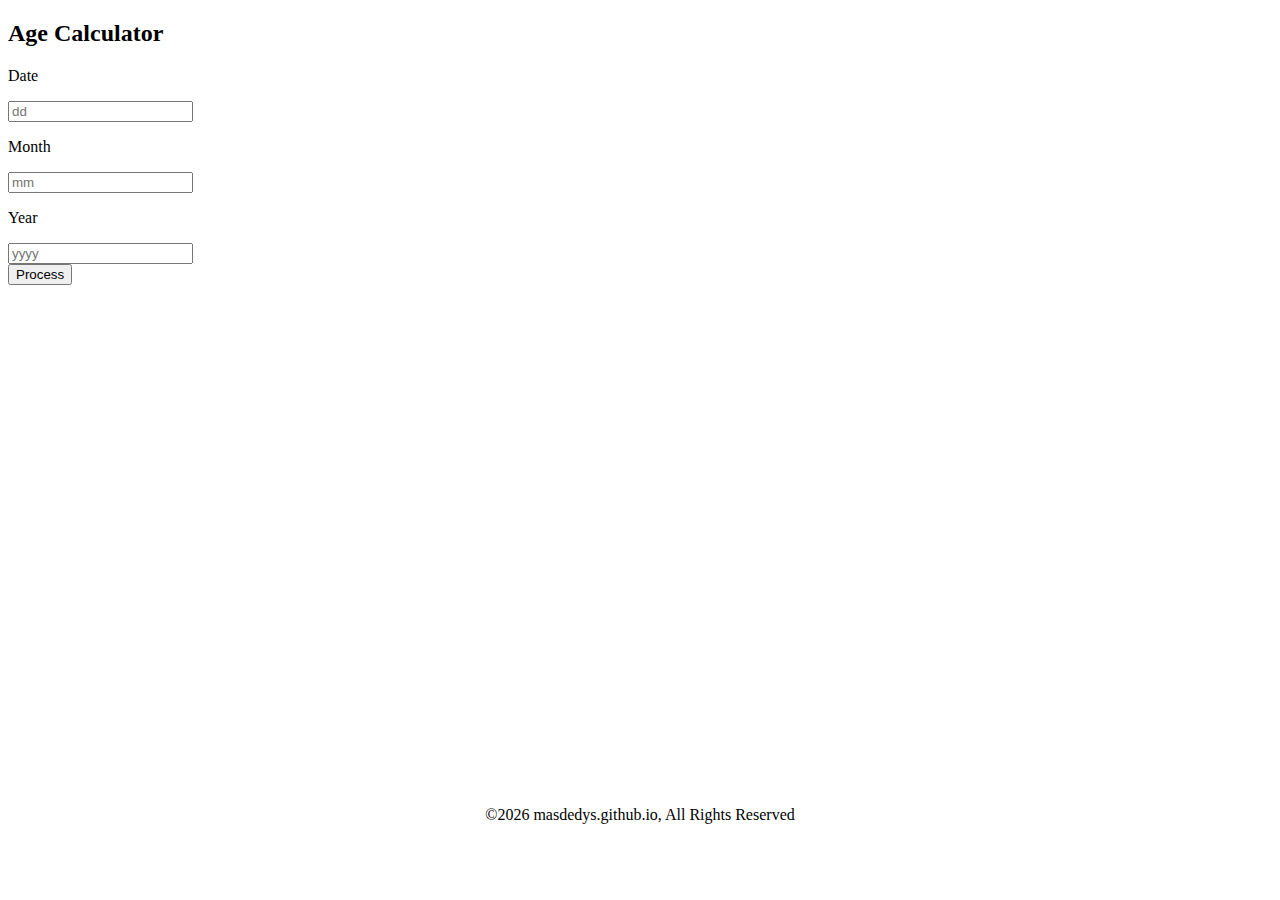
<file: AdminMasDedys/ageCalculator/index.html>
<!DOCTYPE html>
<html lang="en">
  <head>
    <meta charset="UTF-8" />
    <meta name="viewport" content="width=device-width, initial-scale=1.0" />
    <title>Age Calculator | masdedys.github.io</title>
    <link rel="shortcut icon" href="../../assets/img/logo.png" />
    <link href="https://cdn.jsdelivr.net/npm/bootstrap@5.2.3/dist/css/bootstrap.min.css" rel="stylesheet" integrity="sha384-rbsA2VBKQhggwzxH7pPCaAqO46MgnOM80zW1RWuH61DGLwZJEdK2Kadq2F9CUG65" crossorigin="anonymous" />
    <!-- Bootstrap icon -->
    <link rel="stylesheet" href="https://cdn.jsdelivr.net/npm/bootstrap-icons@1.10.4/font/bootstrap-icons.css" />
    <link rel="stylesheet" href="../../assets/css/style.css">
  </head>
  <body>
    <div class="container">
      <div class="row d-flex justify-content-center align-items-center" style="height: 85vh;">
        <div class="col-md-6">
          <form action="" class="form-control p-5 bg-light">
            <h2 class="text-center">Age Calculator</h2>
            <div class="row my-3">
              <div class="col-md">
                <p class="title">Date</p>
                <input type="text" class="form-control" name="date" id="date" placeholder="dd" required="required" minlength="1" maxlength="2" />
              </div>
              <div class="col-md">
                <p class="title">Month</p>
                <input type="text" class="form-control" name="month" id="month" placeholder="mm" required="required" minlength="1" maxlength="2" />
              </div>
              <div class="col-md">
                <p class="title">Year</p>
                <input type="text" class="form-control" name="year" id="year" placeholder="yyyy" required="required" minlength="4" maxlength="4" />
              </div>
            </div>
            <div class="row mb-3">
              <div class="col-md d-grid gap-2">
                <input type="button" class="btn btn-primary rounded btn-block" value="Process" name="submit" onclick="age()" />
              </div>
            </div>
            <div class="row">
              <div class="col-md">
                <div id="age" class="text-center"></div>
              </div>
            </div>
          </form>
        </div>
      </div>
    </div>
    <!-- copyright start -->
      <div class="copyright container-fluid">
            <div class="copyright-item container">
                <div class="row">
                    <div class="col-md text-dark">
                        <small>&copy;2026&nbsp;<a href="https://masdedys.github.io/">masdedys.github.io</a>, All Rights Reserved</small>
                    </div>
                </div>
            </div>
      </div>
    <!-- copyright end -->
    <script src="https://ajax.googleapis.com/ajax/libs/jquery/2.1.1/jquery.min.js"></script>
    <script src="https://cdn.jsdelivr.net/npm/bootstrap@5.2.3/dist/js/bootstrap.bundle.min.js" integrity="sha384-kenU1KFdBIe4zVF0s0G1M5b4hcpxyD9F7jL+jjXkk+Q2h455rYXK/7HAuoJl+0I4" crossorigin="anonymous"></script>

    <script>
      function age() {
        var d1 = document.getElementById("date").value;
        var m1 = document.getElementById("month").value;
        var y1 = document.getElementById("year").value;
        var date = new Date();
        var d2 = date.getDate();
        console.log(d2);
        var m2 = 1 + date.getMonth();
        var y2 = date.getFullYear();
        var month = [31, 28, 31, 30, 31, 30, 31, 31, 30, 31, 30, 31];
        if (d1 > d2) {
          d2 = m2 + month[m2 - 1];
          m2 = m2 - 1;
        }
        if (m1 > m2) {
          m2 = m2 + 12;
          y2 = y2 - 1;
        }
        var d = d2 - d1;
        var m = m2 - m1;
        var y = y2 - y1;
        document.getElementById("age").innerHTML = "You are " + y + " years " + m + " months " + d + " days old";
      }
    </script>
  </body>
</html>
</file>
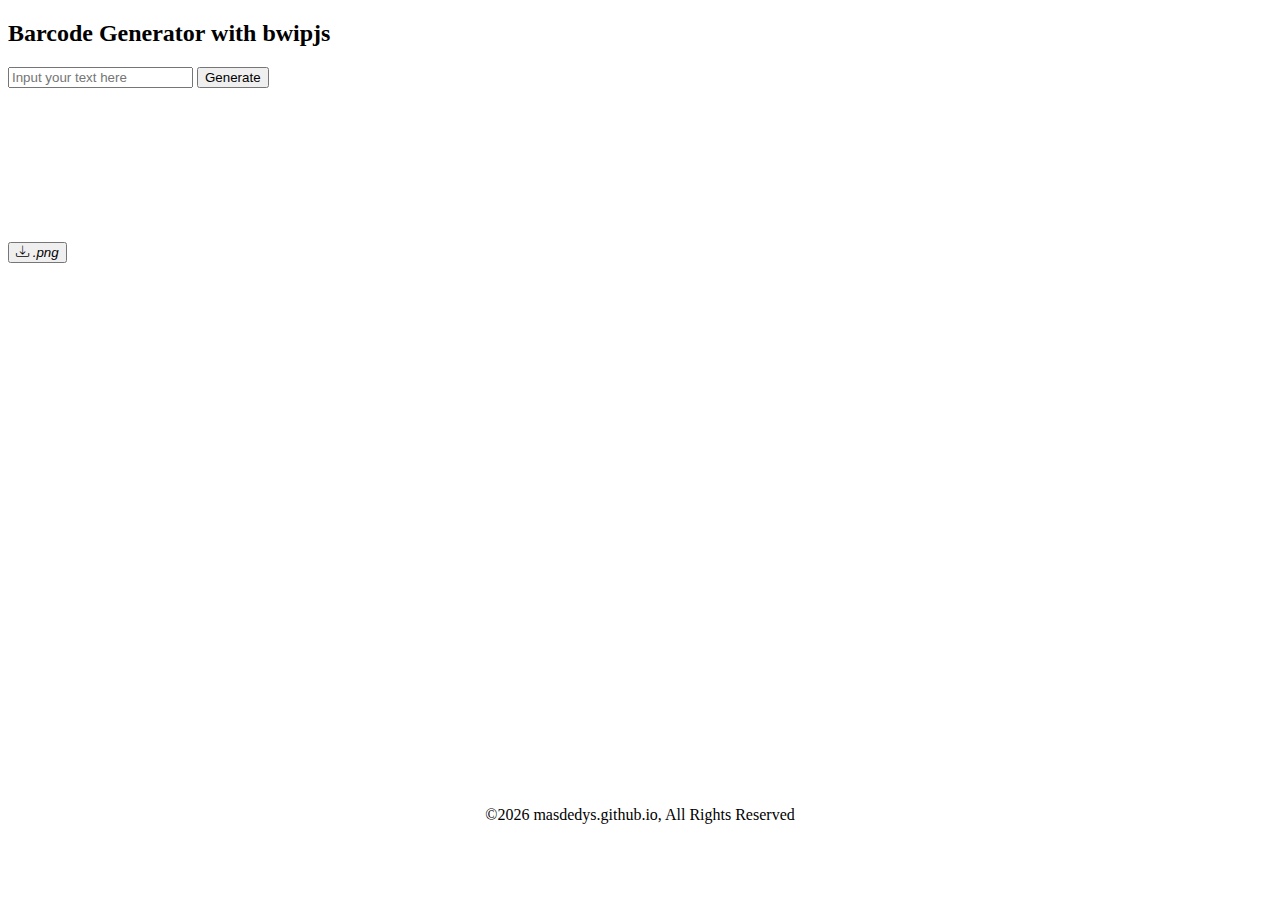
<file: AdminMasDedys/barcodeGenerator/index.html>
<!doctype html>
<html lang="en">
  <head>
    <meta charset="utf-8">
    <meta name="viewport" content="width=device-width, initial-scale=1">
    <title>Barcode generator | masdedys.github.io</title>
    <link rel="shortcut icon" href="../../assets/img/logo.png" />
    <link href="https://cdn.jsdelivr.net/npm/bootstrap@5.3.8/dist/css/bootstrap.min.css" rel="stylesheet" integrity="sha384-sRIl4kxILFvY47J16cr9ZwB07vP4J8+LH7qKQnuqkuIAvNWLzeN8tE5YBujZqJLB" crossorigin="anonymous">
    <link rel="stylesheet" href="https://cdn.jsdelivr.net/npm/bootstrap-icons@1.13.1/font/bootstrap-icons.min.css">
    <script src="metafloor-bwip-js-617f10b/dist/bwip-js-min.js"></script>
    <style>
        .copyright {
            background-color: #fff;
        }
        .copyright-item small {
            display: flex;
            height: 60px;
            padding: 0;
            margin: 0;
            justify-content: center;
            align-items: center;
            color: #000;
        }
        .copyright-item small a {
            text-decoration: none;
            color: #000;
        }
        .copyright-item small a:hover {
            color: #434343;
        }
        .copyright small{
            font-size: 16px;
        }
        /* Hidding sections under 960px width */
        @media screen and (max-width: 600px) {
            .copyright small{
                font-size: 14px;
            }
        }
    </style>
  </head>
  <body>
    <div class="container">
        <div class="row d-flex justify-content-center align-items-center" style="height: 85vh;">
            <div class="col-md-6 text-center">
                <h2>Barcode Generator with bwipjs</h2>
                <div class="input-group my-5">
                    <input type="text" class="form-control" placeholder="Input your text here" id="barcodeText">
                    <button class="btn btn-outline-secondary" type="button" id="button-addon2" onclick="generateBarcode()">Generate</button>
                </div>
                <!-- Tempat Barcode dirender -->
                <canvas id="myCanvas"></canvas><br>
                <button class="btn btn-outline-secondary mt-3" id="downloadBtn" onclick="downloadBarcodepng()"><i class="bi bi-download"> .png</i></button>
            </div>
        </div>
    </div>
    <!-- copyright start -->
      <div class="copyright container-fluid">
            <div class="copyright-item container">
                <div class="row">
                    <div class="col-md text-dark">
                        <small>&copy;2026&nbsp;<a href="https://masdedys.github.io/">masdedys.github.io</a>, All Rights Reserved</small>
                    </div>
                </div>
            </div>
      </div>
    <!-- copyright end -->
    <script>
      function generateBarcode() {
        const text = document.getElementById('barcodeText').value;

        if (!text) return alert("Masukkan teks terlebih dahulu!");

        // Konfigurasi Barcode
        bwipjs.toCanvas('myCanvas',{
            bcid: 'qrcode',// Jenis barcode
            text: text,// Teks yang dikodekan
            scale: 5,// Faktor skala (ketebalan garis)
            height: 10,// Opsional: Tinggi total dalam mm
            width: 10,// Opsional: Lebar total dalam mm
            paddingleft: 2,// Jarak/padding (opsional)
            paddingright: 2, 
            paddingtop: 2, 
            paddingbottom:2,
            includetext: true,// Menampilkan teks di bawah barcode
            textxalign: 'center'// Posisi teks
        }, function (err, cvs) {
            if (err) {
                console.error("Error generating barcode:", err);
            } else {
                console.log("Barcode generated successfully!");
            }
        });
    }

    function downloadBarcodepng() {
        const canvas = document.getElementById('myCanvas');
        const image = canvas.toDataURL("image/png").replace("image/png","image/octet-stream");
        const link = document.createElement('a');
        link.download = 'barcode.png';
        link.href = image;
        link.click();
    }

    </script>
    <script src="https://cdn.jsdelivr.net/npm/bootstrap@5.3.8/dist/js/bootstrap.bundle.min.js" integrity="sha384-FKyoEForCGlyvwx9Hj09JcYn3nv7wiPVlz7YYwJrWVcXK/BmnVDxM+D2scQbITxI" crossorigin="anonymous"></script>
  </body>
</html>
</file>
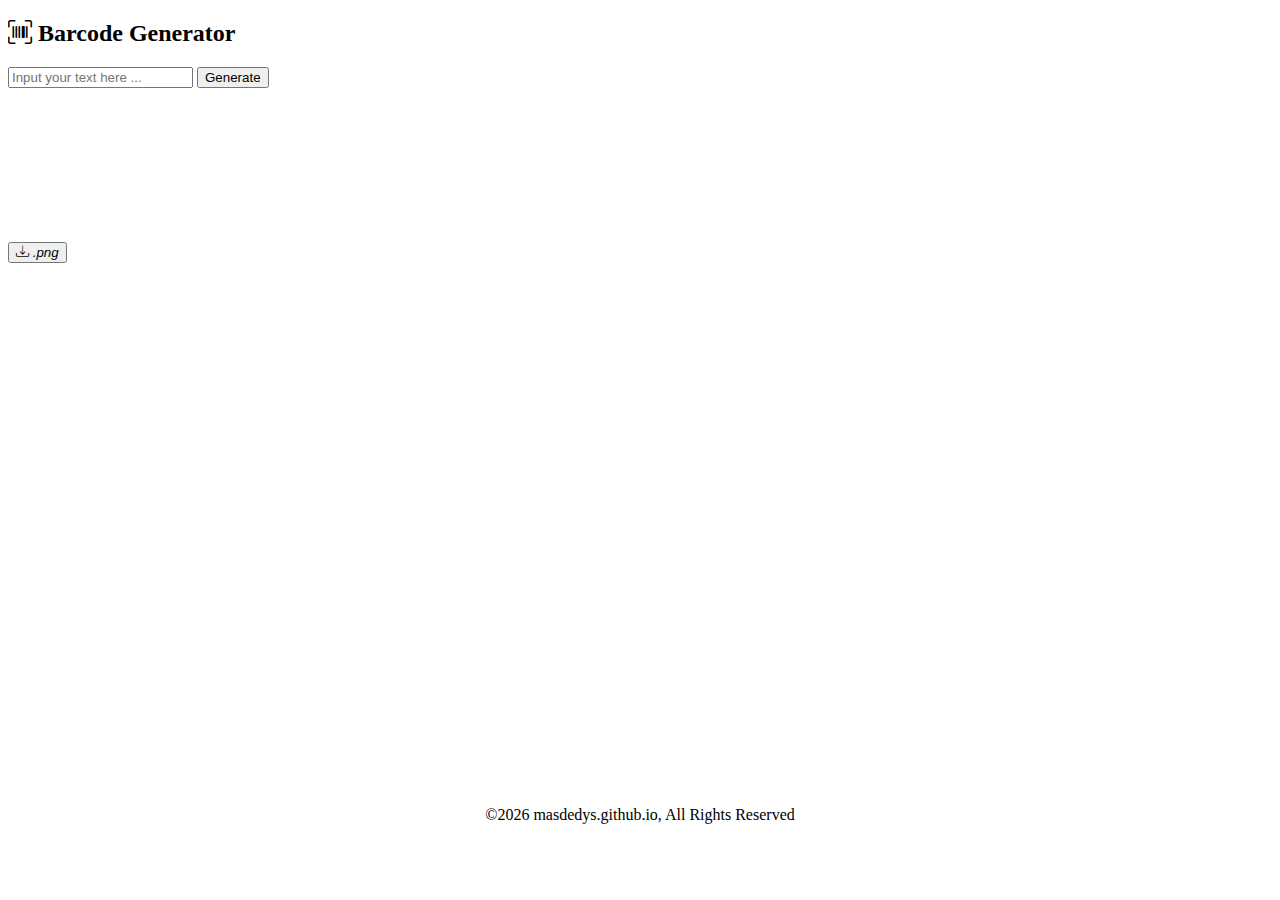
<file: AdminMasDedys/barcodeGeneratorJsBarcode/index.html>
<!DOCTYPE html>
<html lang="en">
  <head>
    <meta charset="UTF-8" />
    <meta name="viewport" content="width=device-width, initial-scale=1.0" />
    <title>Barcode Generator | masdedys.github.io</title>
    <link rel="shortcut icon" href="../../assets/img/logo.png" />
    <link href="https://cdn.jsdelivr.net/npm/bootstrap@5.2.3/dist/css/bootstrap.min.css" rel="stylesheet" integrity="sha384-rbsA2VBKQhggwzxH7pPCaAqO46MgnOM80zW1RWuH61DGLwZJEdK2Kadq2F9CUG65" crossorigin="anonymous" />
    <!-- Bootstrap icon -->
    <link rel="stylesheet" href="https://cdn.jsdelivr.net/npm/bootstrap-icons@1.10.4/font/bootstrap-icons.css" />
    <link rel="stylesheet" href="../../assets/css/style.css">
    
  </head>
  <body>
    <div class="container">
      <div class="row d-flex justify-content-center align-items-center" style="height: 85vh;">
        <div class="col-md-6 text-center">
          <h2 class="my-3"><i class="bi bi-upc-scan"></i> Barcode Generator </h2>
          <div class="input-group my-3">
            <input type="text" class="form-control userInput" placeholder="Input your text here ..." aria-label="Recipient’s username" aria-describedby="button-addon2">
            <button class="btn btn-outline-secondary generate-btn" type="button" id="button-addon2">Generate</button>
          </div>
          <div class="barcode-box text-center">
            <svg id="barcode"></svg>
          </div>
          <button class="btn btn-outline-secondary mt-3" id="downloadBtn" onclick="downloadBarcode()"><i class="bi bi-download"> .png</i></button>
        </div>
      </div>
    </div>
    <!-- copyright start -->
      <div class="copyright container-fluid">
            <div class="copyright-item container">
                <div class="row">
                    <div class="col-md text-dark">
                        <small>&copy;2026&nbsp;<a href="https://masdedys.github.io/">masdedys.github.io</a>, All Rights Reserved</small>
                    </div>
                </div>
            </div>
      </div>
    <!-- copyright end -->
    <script src="JsBarcode-master/dist/JsBarcode.all.min.js"></script>
    <script>
      let userInput = document.querySelector(".container .userInput");
      let generateBtn = document.querySelector(".generate-btn");
      let barcode = document.querySelector(".container .barcode-box #barcode");
      let container = document.querySelector(".container");

      let generateBarcode = () => {
        container.classList.add("active");
        setTimeout(() => {
          JsBarcode("#barcode", userInput.value, {
            background: "white",
            lineColor: "black",
          });
        }, 200);
      };
      generateBtn.addEventListener("click", () => {
        if (userInput.value != "") {
          generateBarcode();
        }
      });

      function downloadBarcode() {
        const svg = document.getElementById('barcode');
        const svgData = new XMLSerializer().serializeToString(svg);
        const canvas = document.createElement("canvas");
        const ctx = canvas.getContext("2d");
        const img = new Image();

        img.onload = function() {
          canvas.width = img.width;
          canvas.height = img.height;
          ctx.drawImage(img, 0, 0);
          
          // Buat link download
          const link = document.createElement("a");
          link.download = "barcode.png";
          link.href = canvas.toDataURL("image/png");
          link.click();
        };
        img.src = "data:image/svg+xml;base64," + btoa(svgData);
      }
    </script>
  </body>
</html>
</file>
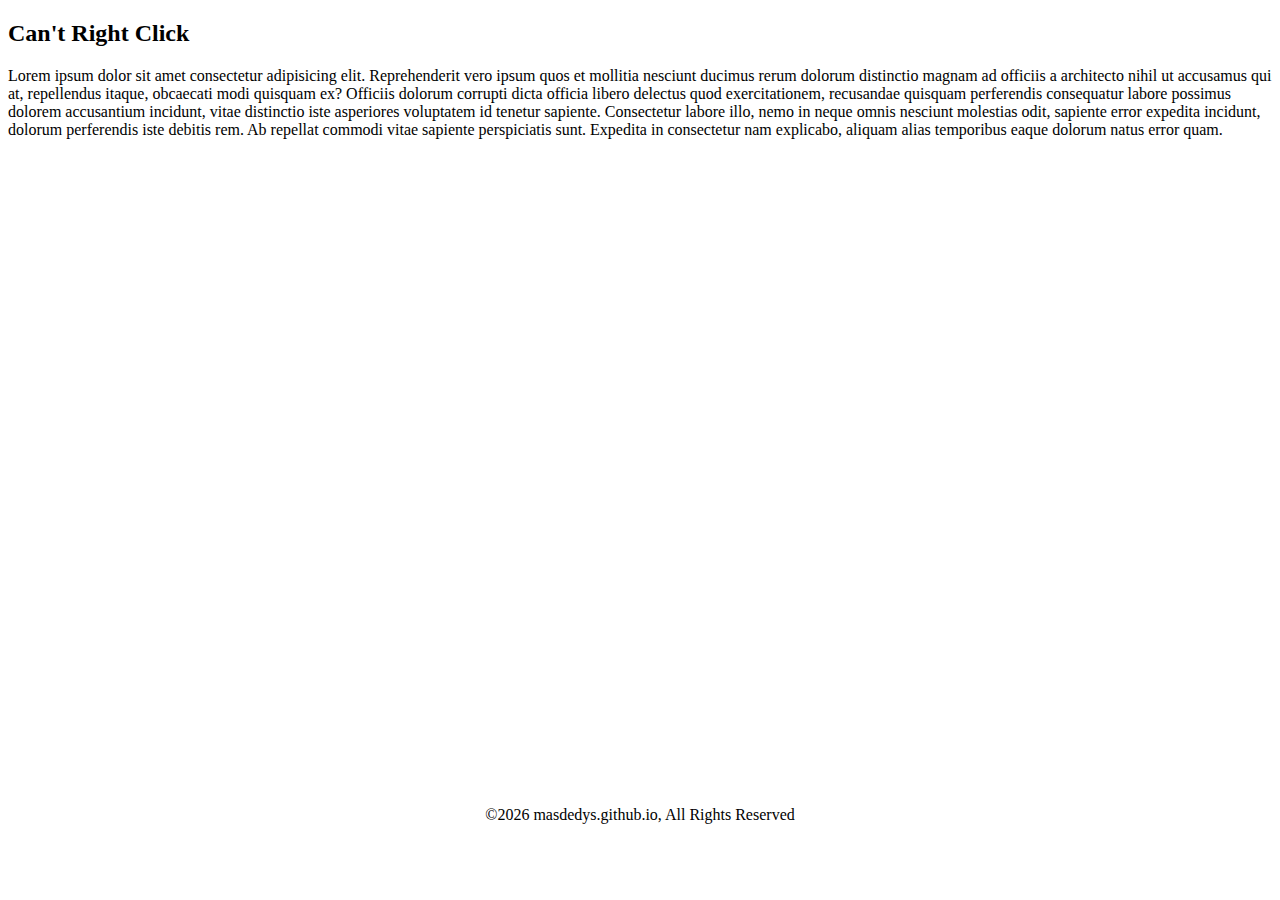
<file: AdminMasDedys/cantRightClick/index.html>
<!DOCTYPE html>
<html lang="en">
  <head>
    <meta charset="UTF-8" />
    <meta name="viewport" content="width=device-width, initial-scale=1.0" />
    <title>Can't Right Click | masdedys.github.io</title>
    <link rel="shortcut icon" href="../../assets/img/logo.png" />
    <link href="https://cdn.jsdelivr.net/npm/bootstrap@5.2.3/dist/css/bootstrap.min.css" rel="stylesheet" integrity="sha384-rbsA2VBKQhggwzxH7pPCaAqO46MgnOM80zW1RWuH61DGLwZJEdK2Kadq2F9CUG65" crossorigin="anonymous" />
    <!-- Bootstrap icon -->
    <link rel="stylesheet" href="https://cdn.jsdelivr.net/npm/bootstrap-icons@1.10.4/font/bootstrap-icons.css" />
    <link rel="stylesheet" href="../../assets/css/style.css">
  </head>
  <body oncontextmenu="return false">
    <div class="container">
      <div class="row d-flex justify-content-center align-items-center" style="height: 85vh;">
        <div class="col-md-6">
          <h2 class="text-center mb-5">Can't Right Click</h2>
          <p>Lorem ipsum dolor sit amet consectetur adipisicing elit. Reprehenderit vero ipsum quos et mollitia nesciunt ducimus rerum dolorum distinctio magnam ad officiis a architecto nihil ut accusamus qui at, repellendus itaque, obcaecati modi quisquam ex? Officiis dolorum corrupti dicta officia libero delectus quod exercitationem, recusandae quisquam perferendis consequatur labore possimus dolorem accusantium incidunt, vitae distinctio iste asperiores voluptatem id tenetur sapiente. Consectetur labore illo, nemo in neque omnis nesciunt molestias odit, sapiente error expedita incidunt, dolorum perferendis iste debitis rem. Ab repellat commodi vitae sapiente perspiciatis sunt. Expedita in consectetur nam explicabo, aliquam alias temporibus eaque dolorum natus error quam.</p>
        </div>
      </div>
    </div>
    <!-- copyright start -->
      <div class="copyright container-fluid">
            <div class="copyright-item container">
                <div class="row">
                    <div class="col-md text-dark">
                        <small>&copy;2026&nbsp;<a href="https://masdedys.github.io/">masdedys.github.io</a>, All Rights Reserved</small>
                    </div>
                </div>
            </div>
      </div>
    <!-- copyright end -->
  </body>
</html>
</file>
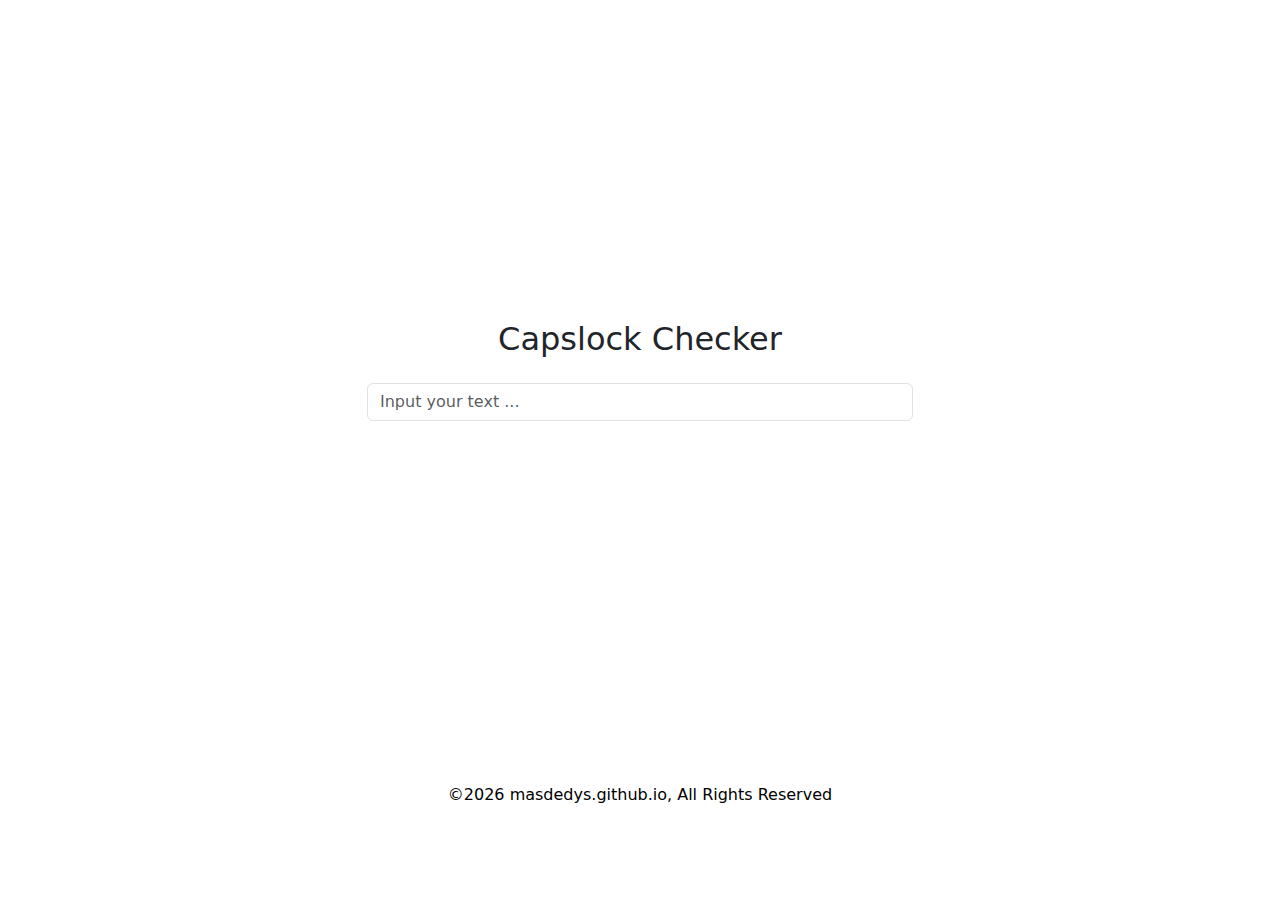
<file: AdminMasDedys/capslockChecker/index.html>
<!DOCTYPE html>
<html lang="en">
  <head>
    <meta charset="UTF-8" />
    <meta name="viewport" content="width=device-width, initial-scale=1.0" />
    <title>Capslock Checker | masdedys.github.io</title>
    <link rel="shortcut icon" href="../../assets/img/logo.png" />
    <link href="https://cdn.jsdelivr.net/npm/bootstrap@5.2.3/dist/css/bootstrap.min.css" rel="stylesheet" />
    <link rel="stylesheet" href="../../assets/css/style.css" />
    <style>
       .d-one {
        display: none;
        font-weight: bold;
      }
    </style>
  </head>
  <body>
    <div class="container">
      <div class="row d-flex justify-content-center align-items-center" style="height: 85vh;">
        <div class="col-md-6">
          <h2 class="text-center">Capslock Checker</h2>
          <form action="" method="post" class="my-4">
            <input type="text" class="form-control" name="" id="Input" placeholder="Input your text ..." />
            <small id="Warning" class="text-danger d-one">Your Caps Lock is ON</small>
          </form>
        </div>
      </div>
    </div>
    <!-- copyright start -->
      <div class="copyright container-fluid">
            <div class="copyright-item container">
                <div class="row">
                    <div class="col-md text-dark">
                        <small>&copy;2026&nbsp;<a href="https://masdedys.github.io/">masdedys.github.io</a>, All Rights Reserved</small>
                    </div>
                </div>
            </div>
      </div>
    <!-- copyright end -->
    <script src="https://cdn.jsdelivr.net/npm/bootstrap@5.2.3/dist/js/bootstrap.bundle.min.js"></script>
    <script src="https://code.jquery.com/jquery-3.7.1.js"></script>
    <script>
      var input = document.getElementById("Input");
      var text = document.getElementById("Warning");

      input.addEventListener("keyup", function (event) {
        if (event.getModifierState("CapsLock")) {
          text.style.display = "block";
        } else {
          text.style.display = "none";
        }
      });
    </script>
  </body>
</html>
</file>
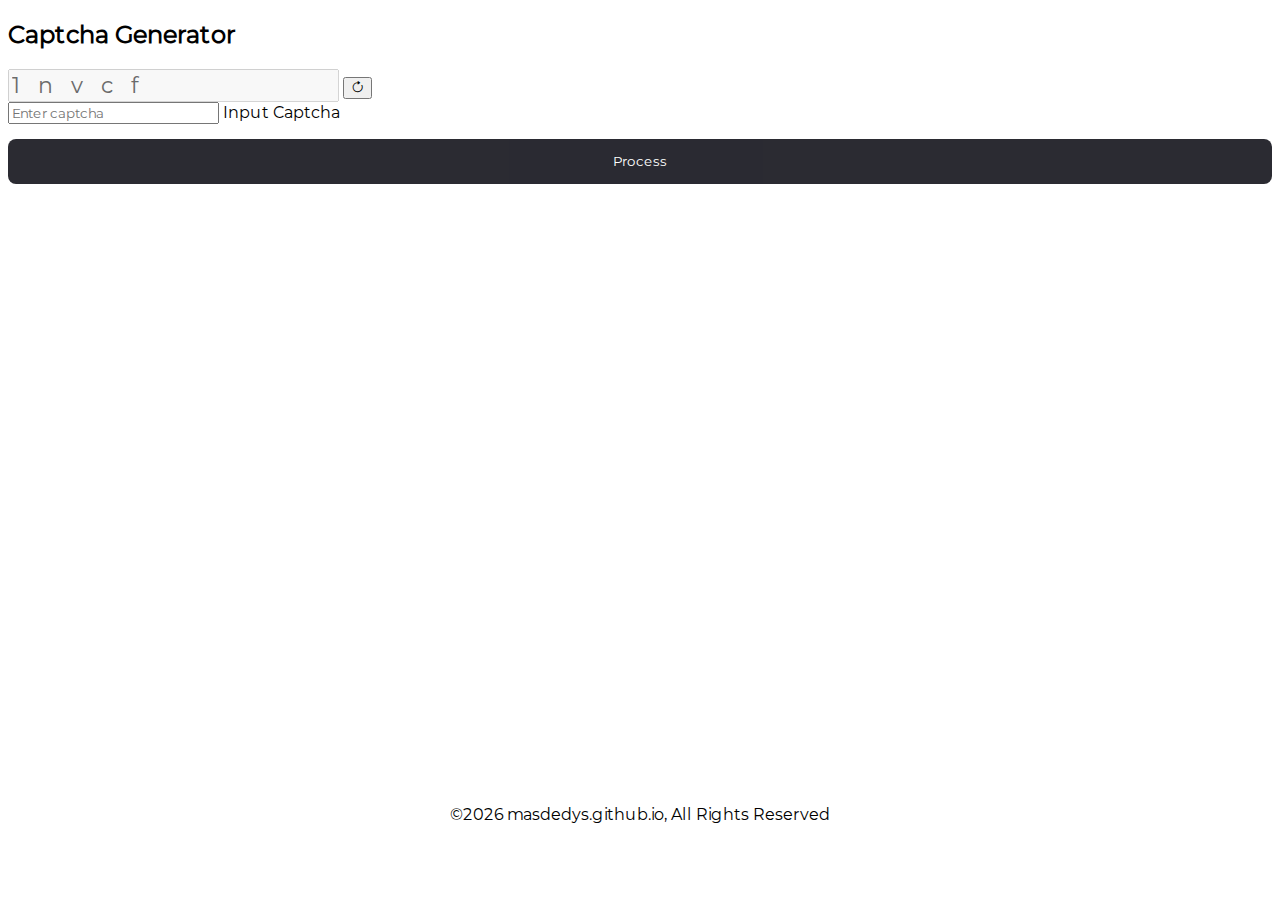
<file: AdminMasDedys/captcha/index.html>
<!DOCTYPE html>
<html lang="en">
<head>
    <meta charset="UTF-8" />
    <meta name="viewport" content="width=device-width, initial-scale=1.0" />
    <title>Captcha Generator | masdedys.github.io</title>
    <link rel="shortcut icon" href="../../assets/img/logo.png" />
    <link href="https://cdn.jsdelivr.net/npm/bootstrap@5.2.3/dist/css/bootstrap.min.css" rel="stylesheet" integrity="sha384-rbsA2VBKQhggwzxH7pPCaAqO46MgnOM80zW1RWuH61DGLwZJEdK2Kadq2F9CUG65" crossorigin="anonymous" />
    <!-- Bootstrap icon -->
    <link rel="stylesheet" href="https://cdn.jsdelivr.net/npm/bootstrap-icons@1.10.4/font/bootstrap-icons.css" />
    <link rel="stylesheet" href="../../assets/css/style.css">
    <style>
        @font-face {
        font-family: 'Montserrat-Regular'; 
        src: url('../../assets/fonts/Montserrat-Regular.woff') format('woff'); 
        font-weight: normal;
        font-style: normal;
        }
        *{
            font-family: Montserrat-Regular, sans-serif;
        }
        body{
            align-items: center;
            justify-content: center;
        }
        .input_field{
            height: 45px;
            margin-top: 15px;
            width: 100%;
        }
        .input_field input,
        .button button{
            height: 100%;
            width: 100%;
            outline: none;
            border: none;
            border-radius: 8px;
        }
        .input_field input{
            padding: 0 15px;
            border: 1px solid red;
        }
        .captch_box input{
            color: #6b6b6b;
            font-size: 22px;
            pointer-events: none;
        }
        .message{
            font-size: 14px;
            margin: 14px 0;
            color: #222620;
            display: none;
        }
        .message.active{
            display: block;
        }
        .button button{
            background: #14141c;
            color: #fff;
            cursor: pointer;
            user-select: none;
        }
        .button button:active{
            transform: scale(0.99);
        }
        .button.disabled{
            opacity: 0.9;
            pointer-events: none;
        }
    </style>
</head>
<body>
    <div class="container">
      <div class="row d-flex justify-content-center align-items-center" style="height: 85vh;">
        <div class="col-md-4">
          <h2 class="text-center mb-5">Captcha Generator</h2>
          <form>
            <div class="input-group mb-3 captch_box">
                <input type="text" class="form-control" placeholder="" aria-label="" aria-describedby="button-addon2" disabled>
                <button class="btn btn-outline-secondary refresh_button" type="button" id="button-addon2"><span class="bi bi-arrow-clockwise"></span></button>
            </div>
            <div class="input-group mb-2">
              <div class="form-floating captch_input">
                <input id="" type="text" class="form-control" placeholder="Enter captcha" />
                <label for="">Input Captcha</label>
              </div>
            </div>
            <div class="message">Entered captcha is correct</div>
            <div class="input_field button disabled">
                <button type="submit" value="login" class="btn btn-primary text-right">Process</button>
            </div>
          </form>
        </div>
      </div>
    </div>
    <!-- copyright start -->
      <div class="copyright container-fluid">
            <div class="copyright-item container">
                <div class="row">
                    <div class="col-md text-dark">
                        <small>&copy;2026&nbsp;<a href="https://masdedys.github.io/">masdedys.github.io</a>, All Rights Reserved</small>
                    </div>
                </div>
            </div>
      </div>
    <!-- copyright end -->
    <script>
        const captchaTextBox=document.querySelector(".captch_box input");
        const refreshButton=document.querySelector(".refresh_button");
        const captchaInputBox=document.querySelector(".captch_input input");
        const message=document.querySelector(".message");
        const submitButton=document.querySelector(".button");

        let captchaText=null;

        const generateCaptcha=()=>{
            const randomString=Math.random().toString(36).substring(2,7);
            const randomStringArray=randomString.split("");
            const changeString=randomStringArray.map((char)=>
                Math.random() > 0.5 ? char.toUpperCase() : char);
            captchaText=changeString.join("   ");
            // const rotate = Math.floor(Math.random() * 60) - 30;
            // const top = Math.floor(Math.random() * 10) - 5;
            // input.style.transform = `rotate(${rotate}deg)`;
            // input.style.top = `${top}px`;
            captchaTextBox.value=captchaText;
            console.log(captchaText);
        };

        const refreshBtnClick=()=>{
            generateCaptcha();
            captchaInputBox.value="";
            captchaKeyUpValidate();
        };
        const captchaKeyUpValidate=()=>{
            submitButton.classList.toggle("disabled", !captchaInputBox.value);
            if(!captchaInputBox.value) message.classList.remove("active");
        };
        const submitBtnClick=()=>{
            event.preventDefault();
            captchaText=captchaText
                .split("")
                .filter((char)=>char!==" ")
                .join("");
                message.classList.add("active");
                if(captchaInputBox.value===captchaText){
                    message.innerHTML="Entered captcha is correct";
                    message.style.color="#222620";
                }else{
                    message.innerText="Entered captcha is not correct";
                    message.style.color="#ff2525";
                    setTimeout(function() {
                    location.reload();
                }, 2000);
                }
        };
        refreshButton.addEventListener("click",refreshBtnClick);
        captchaInputBox.addEventListener("keyup",captchaKeyUpValidate);
        submitButton.addEventListener("click",submitBtnClick);
        generateCaptcha();
    </script>
</body>
</html>
</file>
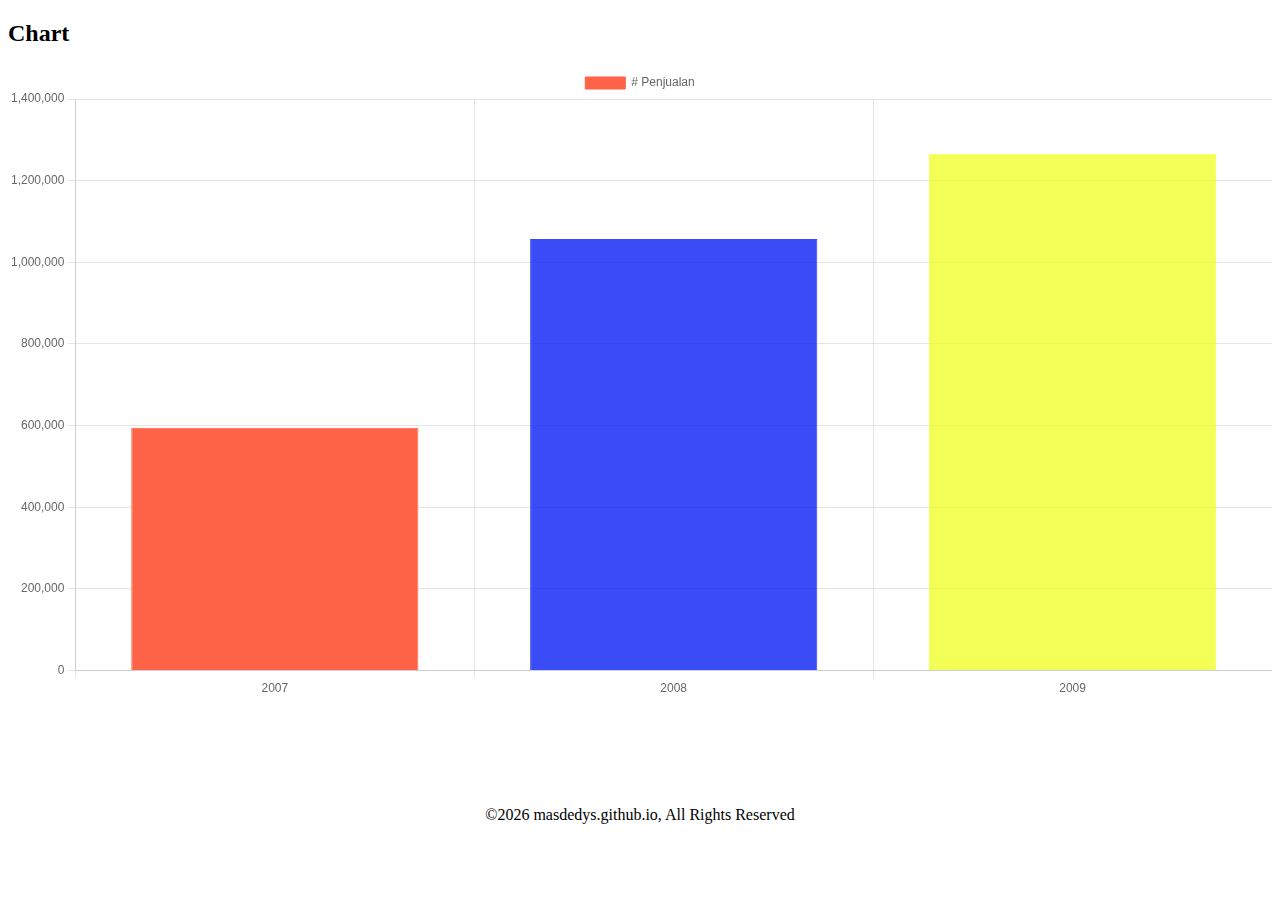
<file: AdminMasDedys/chartWithChartJS/index.html>
<!DOCTYPE html>
<html lang="en">
<head>
	<meta charset="utf-8">
	<meta name="viewport" content="width=device-width, initial-scale=1">
	<title>Chart | masdedys.github.io</title>
    <link rel="shortcut icon" href="../../assets/img/logo.png" />
	<link href="https://cdn.jsdelivr.net/npm/bootstrap@5.3.0-alpha3/dist/css/bootstrap.min.css" rel="stylesheet" integrity="sha384-KK94CHFLLe+nY2dmCWGMq91rCGa5gtU4mk92HdvYe+M/SXH301p5ILy+dN9+nJOZ" crossorigin="anonymous">
    <script src="//ajax.googleapis.com/ajax/libs/jquery/1.9.0/jquery.min.js"></script>
    <link rel="stylesheet" href="../../assets/css/style.css" />
</head>
<body>
	<div class="container">
        <div class="row d-flex justify-content-center align-items-center" style="height: 85vh;">
            <div class="col-md-8 text-center">
                <h2>Chart</h2>      
                <canvas id="myChart"></canvas>
            </div>
        </div>
    </div>
	<!-- copyright start -->
      <div class="copyright container-fluid">
            <div class="copyright-item container">
                <div class="row">
                    <div class="col-md text-dark">
                        <small>&copy;2026&nbsp;<a href="https://masdedys.github.io/">masdedys.github.io</a>, All Rights Reserved</small>
                    </div>
                </div>
            </div>
      </div>
    <!-- copyright end -->
</body>
<script src="chart.js/dist/chart.umd.js"></script>
<script>
	const ctx = document.getElementById('myChart');
 
	new Chart(ctx, {
		type: 'bar',
		data: {
			labels: ['2007', '2008', '2009'],
			datasets: [{
				label: '# Penjualan',
				data: [600000, 1066000, 1276600],
				backgroundColor: [
					'rgba(255, 99, 71, 1)',
					'rgba(9, 31, 242, 0.8)',
					'rgba(240, 255, 45, 0.8)'
					],
				borderColor: [
					'rgba(255, 99, 71, 1)',
					'rgba(9, 31, 242, 0.8)',
					'rgba(240, 255, 45, 0.8)'
					],
				borderWidth: 1
			}]
		},
		options: {
			scales: {
				y: {
					beginAtZero: true
				}
			}
		}
	});
</script>
</html>
</file>
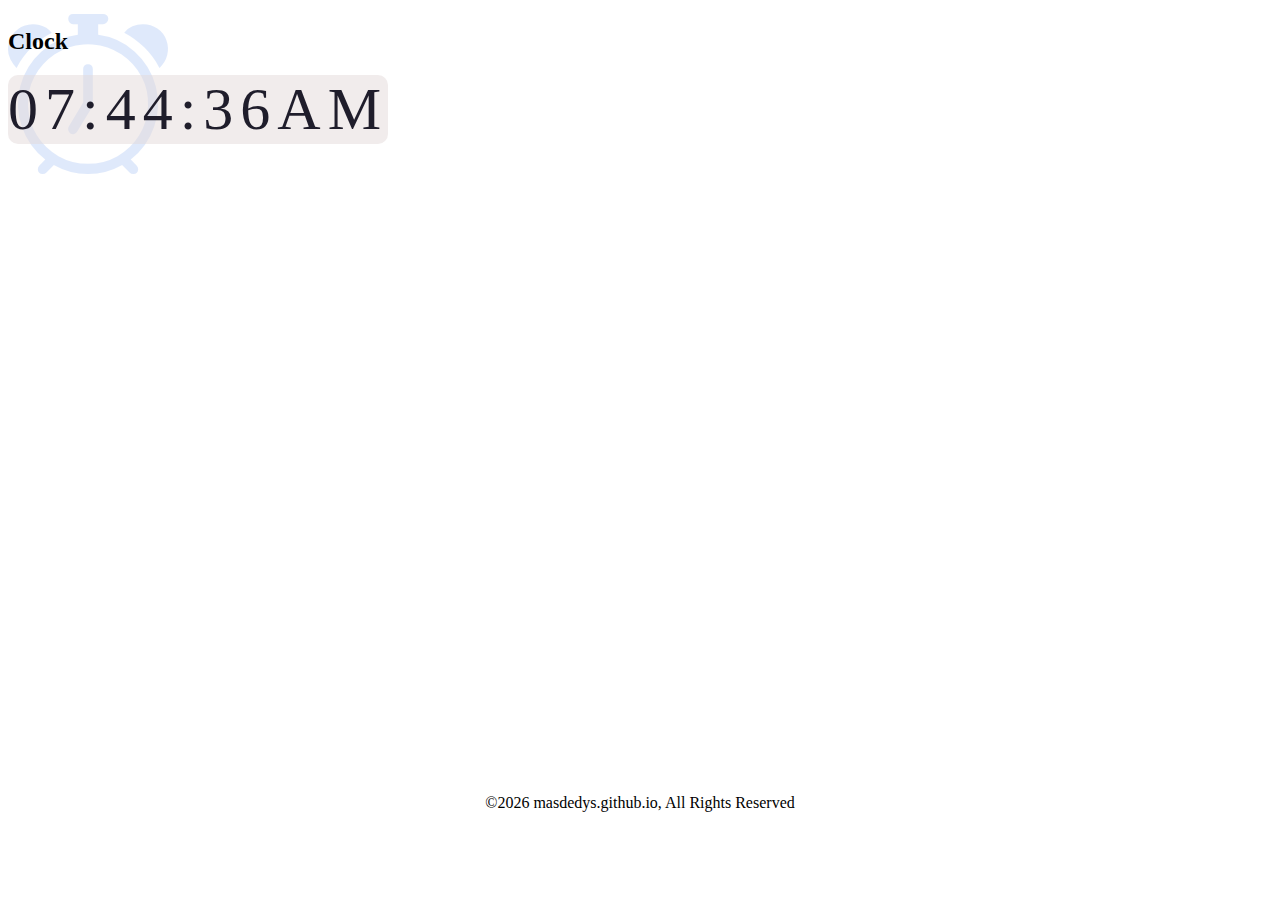
<file: AdminMasDedys/clock/index.html>
<!DOCTYPE html>
<html lang="en">
  <head>
    <meta charset="UTF-8" />
    <meta name="viewport" content="width=device-width, initial-scale=1.0" />
    <title>Clock Digital | masdedys.github.io</title>
    <link rel="shortcut icon" href="../../assets/img/logo.png" />
    <link rel="preconnect" href="https://fonts.googleapis.com" />
    <link rel="preconnect" href="https://fonts.gstatic.com" crossorigin />
    <link href="https://fonts.googleapis.com/css2?family=Poppins:wght@500;700;900&display=swap" rel="stylesheet" />
    <link href="https://cdn.jsdelivr.net/npm/bootstrap@5.2.3/dist/css/bootstrap.min.css" rel="stylesheet" integrity="sha384-rbsA2VBKQhggwzxH7pPCaAqO46MgnOM80zW1RWuH61DGLwZJEdK2Kadq2F9CUG65" crossorigin="anonymous" />
    <!-- Bootstrap icon -->
    <link rel="stylesheet" href="https://cdn.jsdelivr.net/npm/bootstrap-icons@1.10.4/font/bootstrap-icons.css" />
    <link rel="stylesheet" href="../../assets/css/style.css">
    <style>
      /* body {
        font-family: "Poppins", sans-serif;
      } */
      .container{
        position: relative;
      }
      .col-md-6{
        position: absolute;
      }
      .icon{
        z-index: 1;
        opacity: 0.2;
      }
       .clock {
        z-index: 2;
        color: #1f1d2b;
        font-size: 60px;
        letter-spacing: 7px;
        border-radius: 10px;
        background-color: rgba(228, 217, 217, 0.5);
      }
    </style>
  </head>
  <body>
    <div class="container">
      <div class="row d-flex justify-content-center align-items-center" style="height: 85vh;">
        <div class="col-md-6 text-center">
          <div class="icon"><i class="bi bi-alarm" style="font-size: 10rem; color: cornflowerblue;"></i></div>
        </div>
        <div class="col-md-6 text-center">
          <h2 class="text-center mb-1">Clock</h2>
          <div id="MyClockDisplay" class="clock" onload="showTime()"></div>
        </div>
      </div>
    </div>
    <!-- copyright start -->
      <div class="copyright container-fluid">
            <div class="copyright-item container">
                <div class="row">
                    <div class="col-md text-dark">
                        <small>&copy;2026&nbsp;<a href="https://masdedys.github.io/">masdedys.github.io</a>, All Rights Reserved</small>
                    </div>
                </div>
            </div>
      </div>
    <!-- copyright end -->
    <script>
      function showTime() {
        var date = new Date();
        var h = date.getHours();
        var m = date.getMinutes();
        var s = date.getSeconds();
        var session = "AM";

        if (h == 0) {
          h = 12;
        }
        if (h > 12) {
          h = h - 12;
          session = "PM";
        }

        h = h < 10 ? "0" + h : h;
        m = m < 10 ? "0" + m : m;
        s = s < 10 ? "0" + s : s;

        var time = h + ":" + m + ":" + s + "" + session;
        document.getElementById("MyClockDisplay").innerText = time;

        setTimeout(showTime, 1000);
      }
      showTime();
    </script>
    
    <script src="https://ajax.googleapis.com/ajax/libs/jquery/2.1.1/jquery.min.js"></script>
    <script src="https://cdn.jsdelivr.net/npm/bootstrap@5.2.3/dist/js/bootstrap.bundle.min.js" integrity="sha384-kenU1KFdBIe4zVF0s0G1M5b4hcpxyD9F7jL+jjXkk+Q2h455rYXK/7HAuoJl+0I4" crossorigin="anonymous"></script>
  
  </body>
</html>
</file>
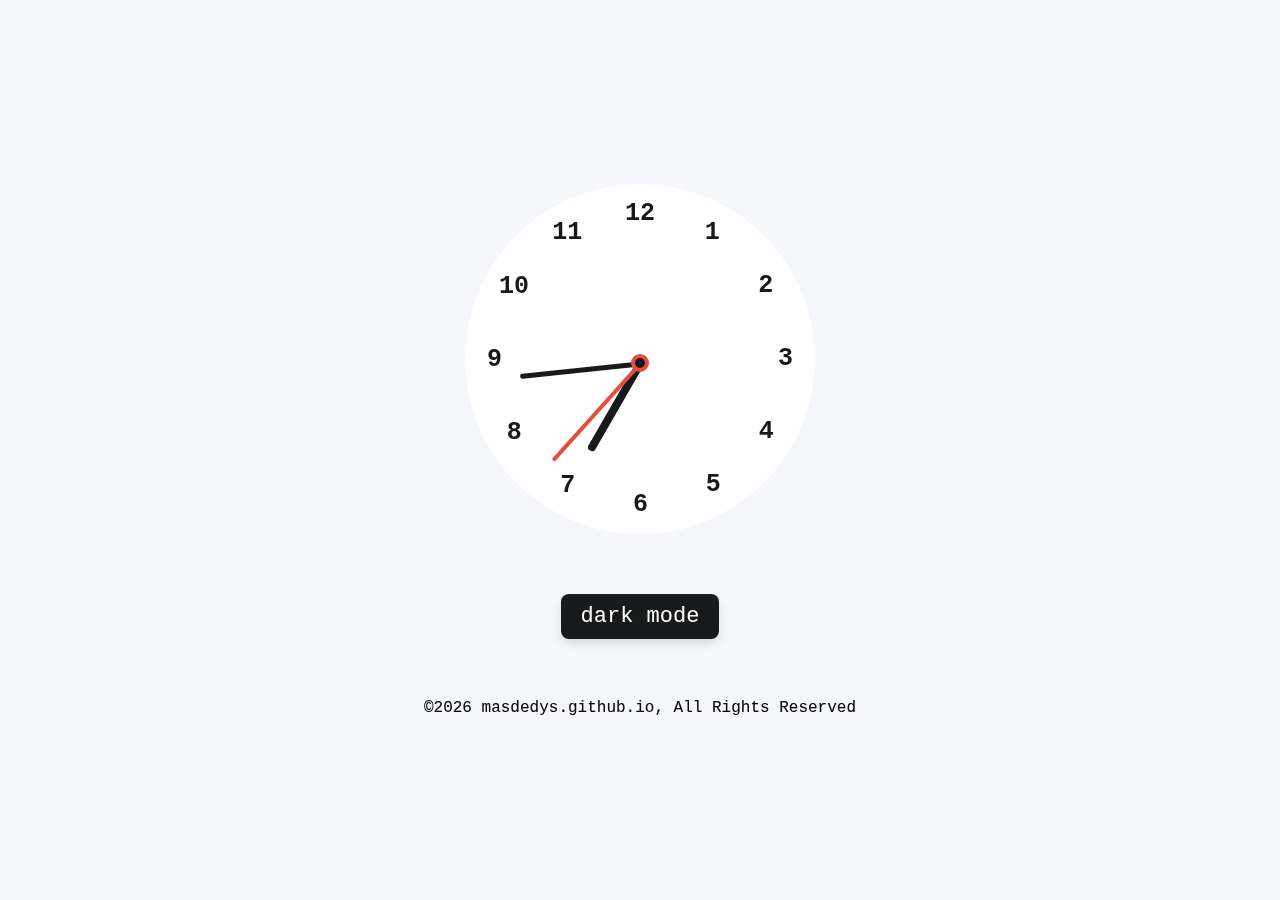
<file: AdminMasDedys/clockAnalog/index.html>
<!DOCTYPE html>
<html lang="en">
<head>
    <meta charset="UTF-8">
    <meta name="viewport" content="width=device-width, initial-scale=1.0">
    <title>Clock Analog | masdedys.github.io</title>
    <link rel="shortcut icon" href="../../assets/img/logo.png" />
    <link rel="preconnect" href="https://fonts.googleapis.com" />
    <link rel="preconnect" href="https://fonts.gstatic.com" crossorigin />
    <link href="https://fonts.googleapis.com/css2?family=Poppins:wght@500;700;900&display=swap" rel="stylesheet" />
    <!-- <link href="https://cdn.jsdelivr.net/npm/bootstrap@5.2.3/dist/css/bootstrap.min.css" rel="stylesheet" integrity="sha384-rbsA2VBKQhggwzxH7pPCaAqO46MgnOM80zW1RWuH61DGLwZJEdK2Kadq2F9CUG65" crossorigin="anonymous" /> -->
    <!-- Bootstrap icon -->
    <link rel="stylesheet" href="https://cdn.jsdelivr.net/npm/bootstrap-icons@1.10.4/font/bootstrap-icons.css" />
    <!-- <link rel="stylesheet" href="../../assets/css/style.css"> -->
    <style>
        *{
            margin: 0;
            padding: 0;
            box-sizing: border-box;
            font-family:'Courier New', Courier, monospace;
        }
        :root{
            --primary-color:#f6f7fb;
            --white-color:#fff;
            --black-color:#18191a;
            --red-color:#e74c3c;
        }
        body{
            display: flex;
            min-height: 100vh;
            align-items: center;
            justify-content: center;
            background:var(--primary-color);
        }
        body.dark{
            --primary-color:#242526;
            --white-color:#fff;
            --black-color:#18191a;
            --red-color:#e74c3c;
        }
        .container{
            display: flex;
            flex-direction: column;
            align-items: center;
            gap: 60px;
        }
        .container .clock{
            display: flex;
            height: 350px;
            width: 350px;
            border-radius: 50%;
            align-items: center;
            justify-content: center;
            background: var(--white-color);
            position: relative;
        }
        .clock label{
            position: absolute;
            inset: 15px;
            text-align: center;
            transform: rotate(calc(var(--i)*(360deg / 12)));
        }
        .clock label span{
            display: inline-block;
            font-size: 25px;
            font-weight: 600;
            color: var(--black-color);
            transform: rotate(calc(var(--i)*(-360deg/12)));
        }
        .container .indicator{
            position: absolute;
            height: 10px;
            width: 10px;
            display: flex;
            justify-content: center;
        }
        .indicator::before{
            content: "";
            position: absolute;
            height: 100%;
            width: 100%;
            border-radius: 50%;
            border: 4px solid var(--red-color);
            background: var(--black-color);
            z-index: 100;
        }
        .indicator .hand{
            position: absolute;
            height: 130px;
            width: 4px;
            bottom: 0;
            border-radius: 25px;
            transform-origin: bottom;
            background: var(--red-color);
        }
        .hand.minute{
            height: 120px;
            width: 5px;
            background: var(--black-color);
        }
        .hand.hour{
            height: 100px;
            width: 8px;
            background: var(--black-color);
        }
        .mode-switch{
            padding: 10px 20px;
            border-radius: 8px;
            cursor: pointer;
            box-shadow: 0 5px 10px rgba(0, 0, 0, 0.1);
            background: var(--black-color);
            color: var(--white-color);
            display: inline-block;
            font-weight: 400;
            font-size: 22px;
        }
        .mode-switch:active{
            transform: scale(0.98);
        }
        .copyright span{
            color: var(--white-color); 
            mix-blend-mode:difference;
        }
        .copyright span a{
            color: var(--white-color); 
            mix-blend-mode:difference;
            text-decoration: none;
        }
        .copyright span a:hover{
            color: var(--red-color); 
            mix-blend-mode:difference;
            text-decoration: none;
        }
        .mobile{
            color: var(--white-color); 
            mix-blend-mode:difference;
        }
        @media only screen and (max-width: 600px) {
        .container .clock, .container .copyright{
            display: none;
        }}
        @media screen and (min-width: 1024px) {
        .container .mobile{
            display: none;
        }
    }
    </style>
</head>
<body>
    <div class="container">
        <div class="clock">
            <label for="" style="--i:1"><span>1</span></label>
            <label for="" style="--i:2"><span>2</span></label>
            <label for="" style="--i:3"><span>3</span></label>
            <label for="" style="--i:4"><span>4</span></label>
            <label for="" style="--i:5"><span>5</span></label>
            <label for="" style="--i:6"><span>6</span></label>
            <label for="" style="--i:7"><span>7</span></label>
            <label for="" style="--i:8"><span>8</span></label>
            <label for="" style="--i:9"><span>9</span></label>
            <label for="" style="--i:10"><span>10</span></label>
            <label for="" style="--i:11"><span>11</span></label>
            <label for="" style="--i:12"><span>12</span></label>

        <div class="indicator">
            <span class="hand hour"></span>
            <span class="hand minute"></span>
            <span class="hand second"></span>
        </div>
        </div>
        <div class="mode-switch">dark mode</div>
        <div class="copyright">
            <span>&copy;2026&nbsp;<a href="https://masdedys.github.io/">masdedys.github.io</a>, All Rights Reserved</span>
        </div>
        <div class="mobile">
            <p>Sorry, can't showing on mobile</p>    
        </div>
    </div>

    <script>
        const body=document.querySelector("body"),
        hourHand=document.querySelector(".hour"),
        minuteHand=document.querySelector(".minute"),
        secondHand=document.querySelector(".second"),
        modeSwitch=document.querySelector(".mode-switch");

        if(localStorage.getItem("mode")=="dark mode"){
            body.classList.add("dark");
            modeSwitch.textContent="light mode";
        }

        modeSwitch.addEventListener("click",()=>{
            body.classList.toggle("dark");
            const isDarkMode=body.classList.contains("dark");
            modeSwitch.textContent=isDarkMode ? "light mode" : "dark mode";
            localStorage.setItem("mode",isDarkMode ? "dark mode" : "light mode")
        })
        const updateTime=()=>{
            let date=new Date(),
            secToDeg=(date.getSeconds()/60)*360,
            minToDeg=(date.getMinutes()/60)*360,
            hrToDeg=(date.getHours()/12)*360;

            //console.log(secToDeg);
            secondHand.style.transform=`rotate(${secToDeg}deg)`;
            minuteHand.style.transform=`rotate(${minToDeg}deg)`;
            hourHand.style.transform=`rotate(${hrToDeg}deg)`;
        };
        setInterval(updateTime,1000);
        updateTime();
    </script>
    <script src="https://ajax.googleapis.com/ajax/libs/jquery/2.1.1/jquery.min.js"></script>
</body>
</html>
</file>
<file: assets/css/style.css>
/* copyright */
.copyright {
    background-color: #fff;
}
.copyright-item small {
    display: flex;
    height: 60px;
    padding: 0;
    margin: 0;
    justify-content: center;
    align-items: center;
    color: #000;
}
.copyright-item small a {
    text-decoration: none;
    color: #000;
}
.copyright-item small a:hover {
    color: #434343;
}
.copyright small{
    font-size: 16px;
}
/* Hidding sections under 960px width */
@media screen and (max-width: 600px) {
.copyright small{
    font-size: 14px;
    }
}
</file>
